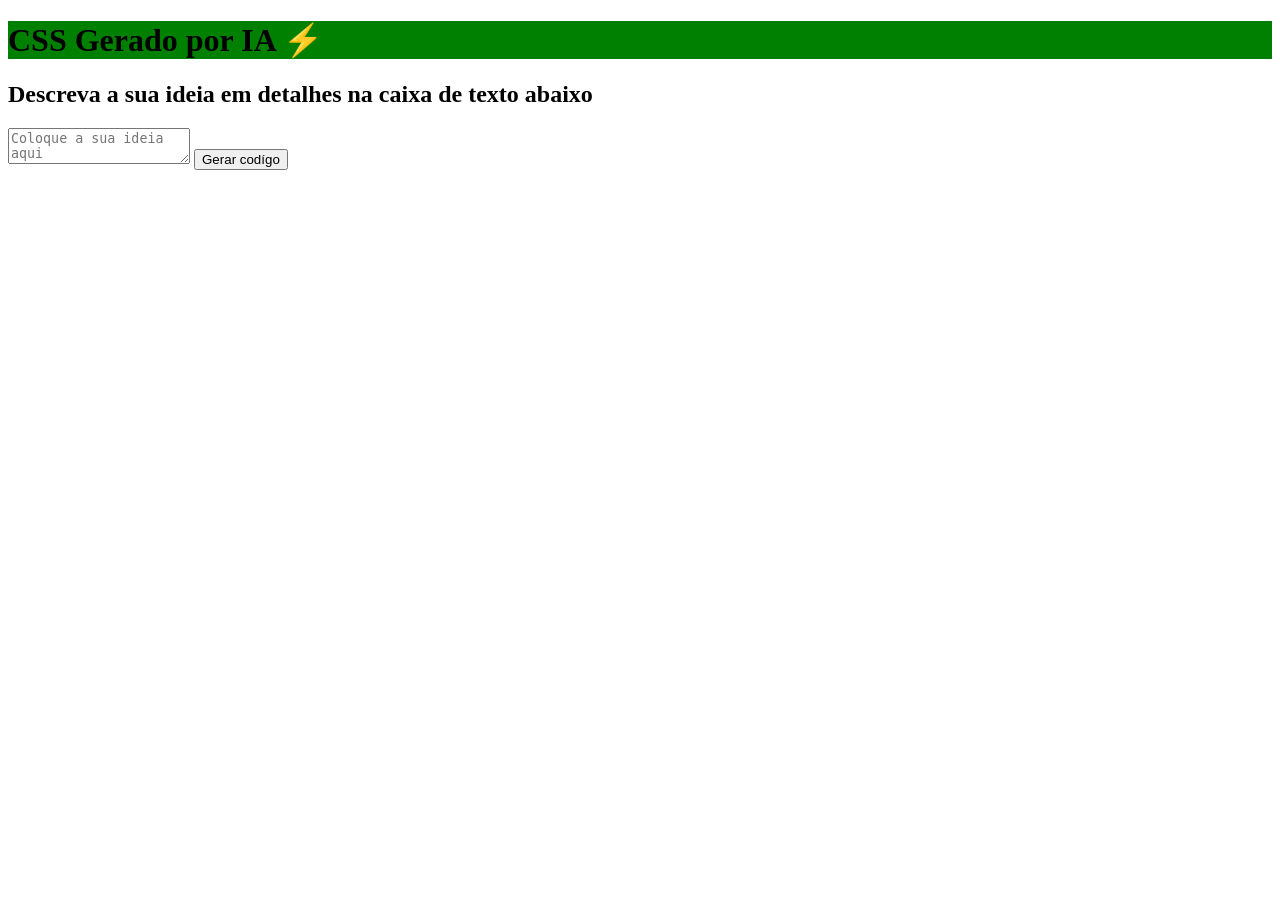
<file: devclub/projetos/projeto do gerador CSS/index.html>
<!DOCTYPE html>
<html lang="pt-br">
<head>
    <meta charset="UTF-8">
    <meta name="viewport" content="width=device-width, initial-scale=1.0">
    <link rel="stylesheet" href="styles.css">
    <title>Css gerado por IA  </title>
</head>
<body>
    <h1>CSS Gerado por IA ⚡</h1>
    <h2>Descreva a sua ideia em detalhes na caixa de texto abaixo</h2>
    <textarea placeholder="Coloque a sua ideia aqui"></textarea>
    <button>Gerar codígo</button>

</body>
</html>
</file>
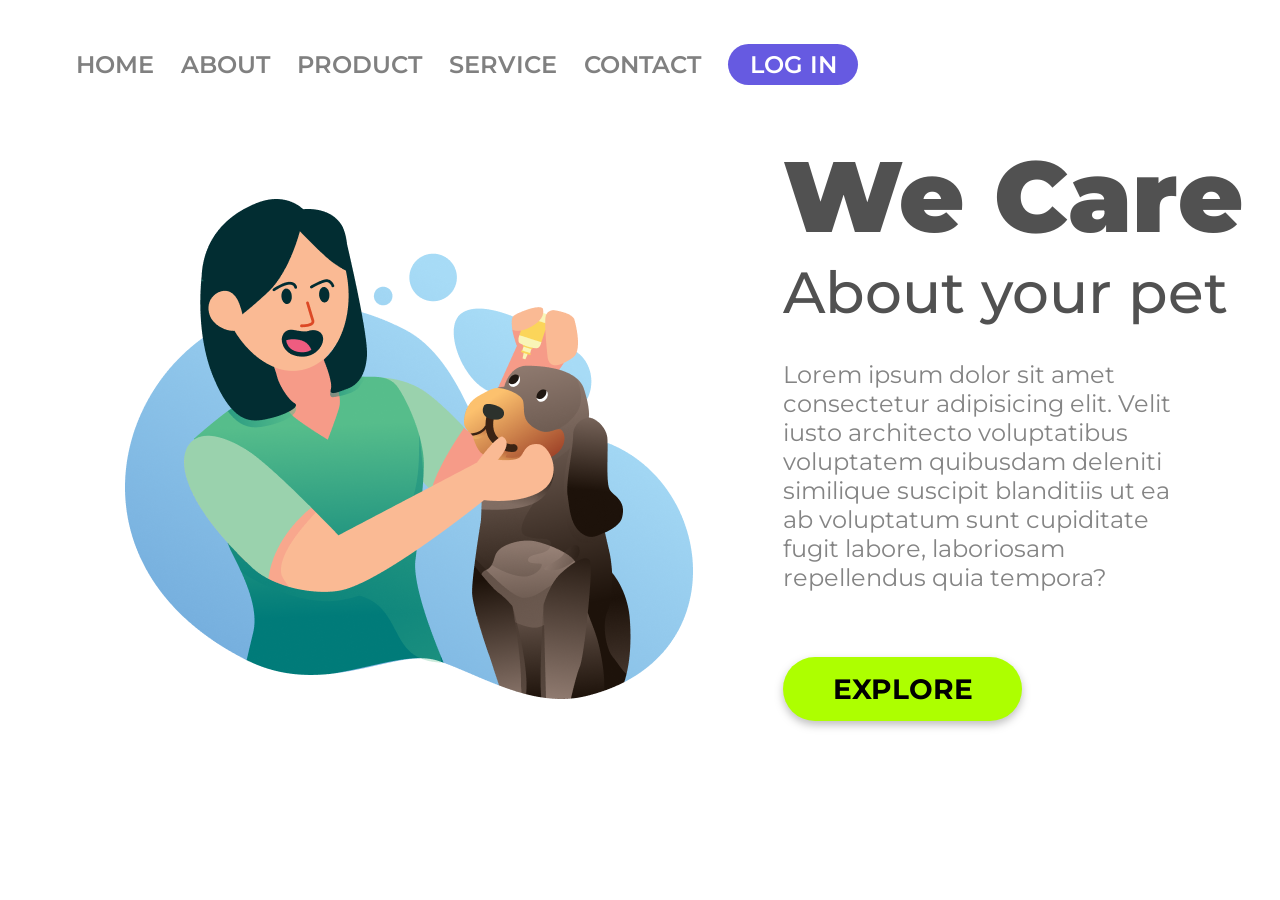
<file: devclub/projetos/estudos/Projeto/Básico/We care/index.html>
<!DOCTYPE html>
<html lang="pt-br">
    <head>
        <meta charset="UTF-8">
        <meta name="viewport" content="width=device-width, initial-scale=1.0">
        <title>We care</title>
        <link rel="stylesheet" href="styles.css">
        <link rel="preconnect" href="https://fonts.googleapis.com">
        <link rel="preconnect" href="https://fonts.gstatic.com" crossorigin>
        <link href="https://fonts.googleapis.com/css2?family=Montserrat:ital,wght@0,100..900;1,100..900&display=swap" rel="stylesheet">
    </head>

<body>
  <header> 
        <a class= "link-header">HOME</a>
        <a class="link-header">ABOUT</a>
        <a class="link-header">PRODUCT</a>
        <a class="link-header">SERVICE</a>
        <a class="link-header">CONTACT</a>
        <button class="button-header">LOG IN</button>
  </header>

<main>
    <img src="./img/we-care.png" alt="We-care" class="logo-image">
  <div>
    <h1>We Care</h1>
    <h2>About your pet</h2>
    <p>Lorem ipsum dolor sit amet consectetur adipisicing elit. Velit iusto architecto voluptatibus voluptatem quibusdam deleniti similique suscipit blanditiis ut ea ab voluptatum sunt cupiditate fugit labore, laboriosam repellendus quia tempora?</p>
    <button class="button-explore">EXPLORE</button>
  </div>
 </main>
</body>

</html>
</file>
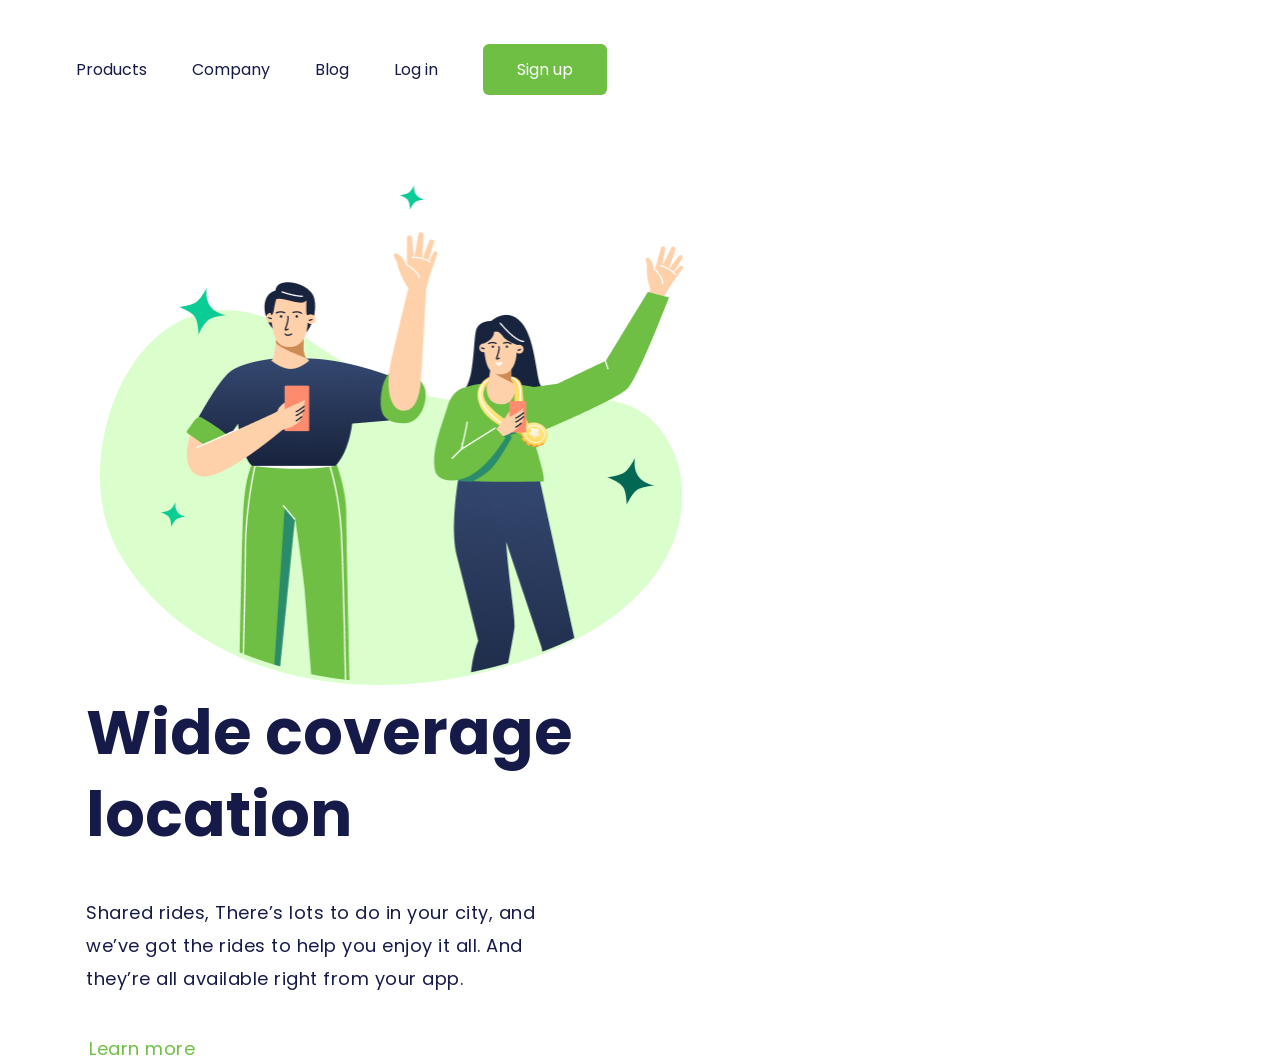
<file: devclub/projetos/estudos/Projeto/Básico/Wide coverage/index.html>
<!DOCTYPE html>
<html lang="pt-br">
<head>
    <meta charset="UTF-8">
    <meta name="viewport" content="width=device-width, initial-scale=1.0">
    <title>Wide coverage location</title>
    <link rel="stylesheet" href="./styles.css">
    <link rel="preconnect" href="https://fonts.googleapis.com">
    <link rel="preconnect" href="https://fonts.gstatic.com" crossorigin>
    <link href="https://fonts.googleapis.com/css2?family=Poppins:ital,wght@0,100;0,200;0,300;0,400;0,500;0,600;0,700;0,800;0,900;1,100;1,200;1,300;1,400;1,500;1,600;1,700;1,800;1,900&display=swap" rel="stylesheet">
</head>
<body>
 
<header>
    <a class="link-header">Products</a>
    <a class="link-header">Company</a>
    <a class="link-header">Blog</a>
    <a class="link-header">Log in</a>
    <button class="button-signup">Sign up</button>
</header>
   
    <img class="logo-img" src="./img/(Positive) Congratulation You get 40 point for your ride.png" alt="logo-img">
   <div>
    <h1>Wide coverage location</h1>
    <h2>Shared rides, There’s lots to do in your city, and we’ve got the rides to help you enjoy it all. And they’re all available right from your app.</h2>
    <button class="button-learn">Learn more</button>
   </div>


    
</body>
</html>
</file>
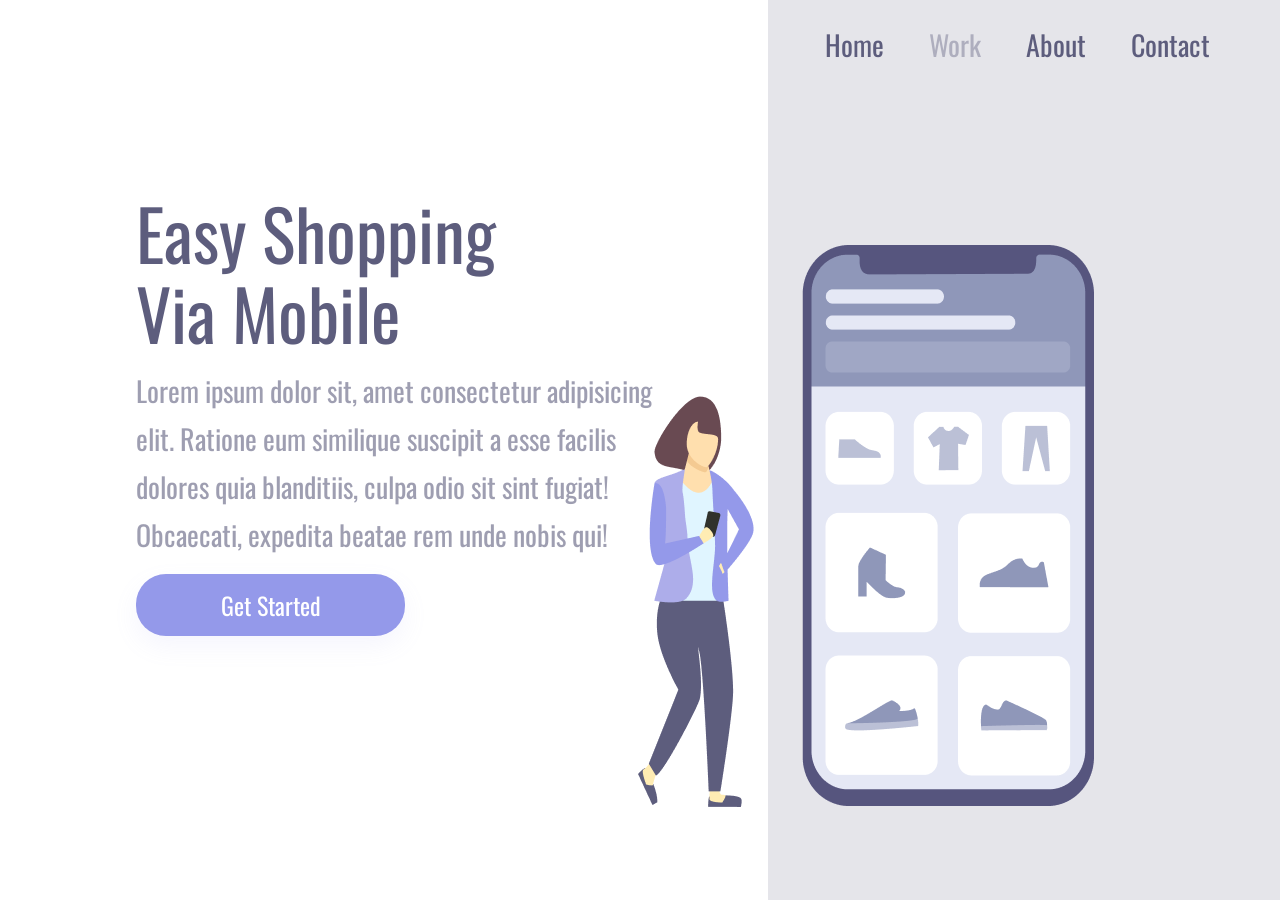
<file: devclub/projetos/estudos/Projeto/Intermediário/Easy shopping/index.html>
<!DOCTYPE html>
<html lang="en">
<head>
    <meta charset="UTF-8">
    <meta name="viewport" content="width=device-width, initial-scale=1.0">
    <link rel="stylesheet" href="./styles.css">
    <link rel="preconnect" href="https://fonts.googleapis.com">
    <link rel="preconnect" href="https://fonts.gstatic.com" crossorigin>
    <link href="https://fonts.googleapis.com/css2?family=Oswald:wght@200..700&display=swap" rel="stylesheet">
    <title>Easy Shopping</title>
</head>
<body>
    <div class="container">
    <section class="container-left">
        <h1>Easy Shopping Via Mobile</h1>
        <p>Lorem ipsum dolor sit, amet consectetur adipisicing elit. Ratione eum similique suscipit a esse facilis dolores quia blanditiis, culpa odio sit sint fugiat! Obcaecati, expedita beatae rem unde nobis qui!</p>
        <button>Get Started</button>
    </section>
     
    <section class="container-right">
        <header>
        <a>Home</a>
        <a>Work</a>
        <a>About</a>
        <a>Contact</a>
        </header>
    <img src="./assets/Illustration-3-3.png"  alt="girl-cellphone" >
    </section>
    </div>
    

</body>
</html>
</file>
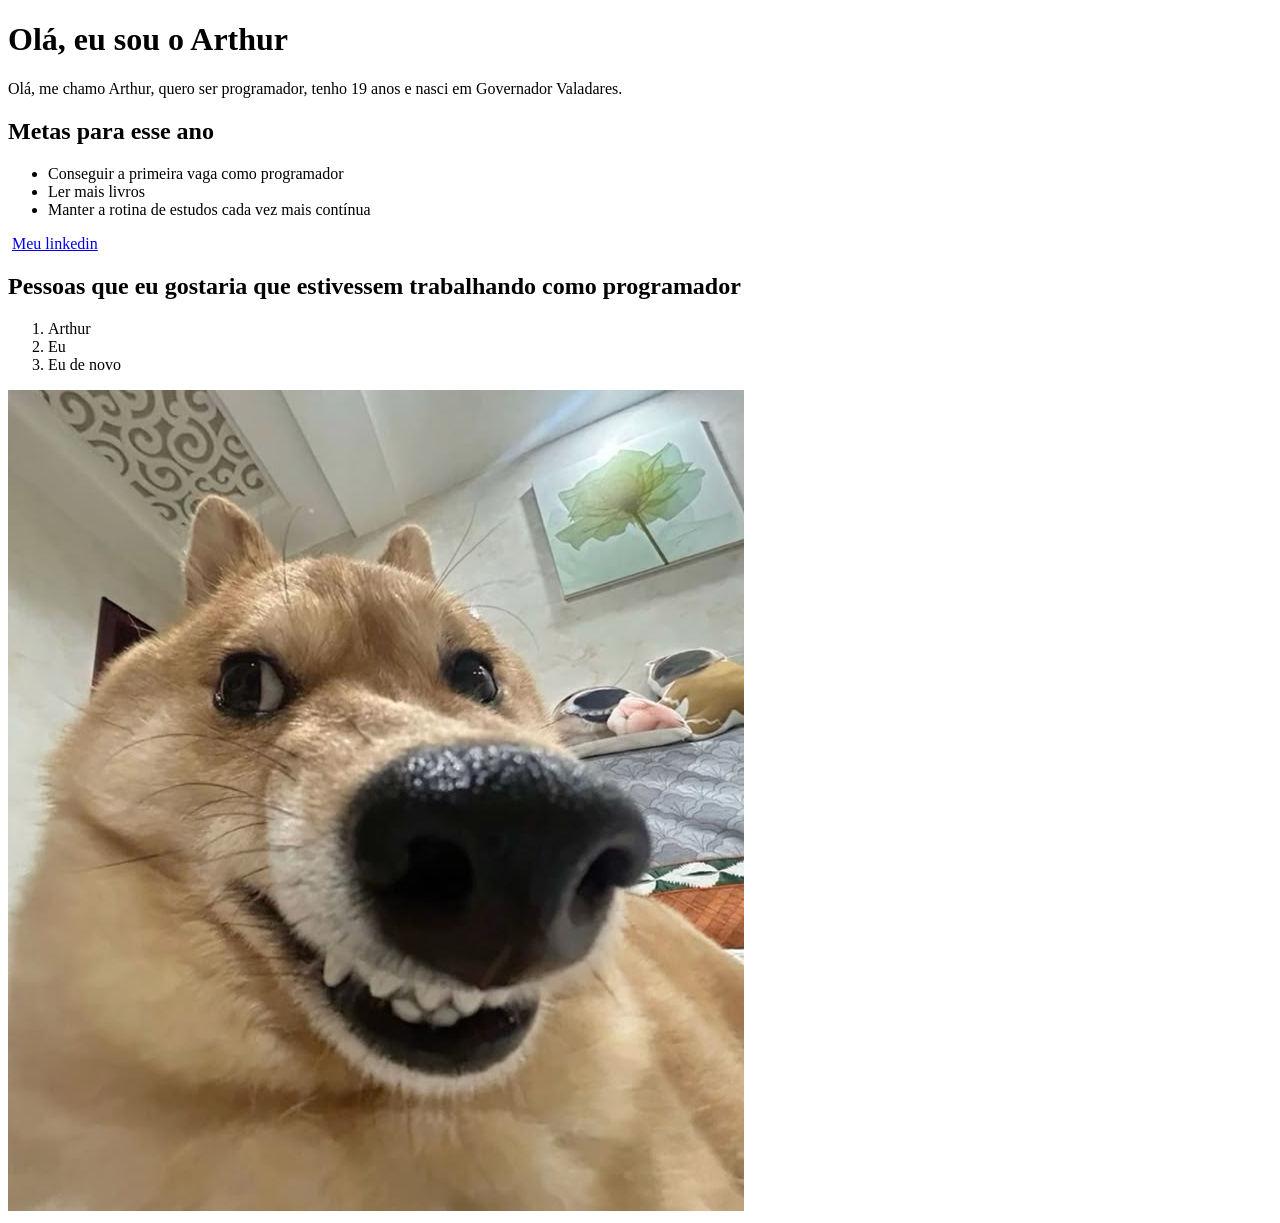
<file: devclub/projetos/desafio 1/Minha história e metas.html>
<!DOCTYPE html>
<html lang="pt-br"></html>
<head>
    <meta charset="UTF-8">
    <meta name="viewport" content="width=device-width, initial-scale=1.0">
    <title>Minha história e metas</title>
</head>

    <body>
        <h1>Olá, eu sou o Arthur</h1>
        <p>Olá, me chamo Arthur, quero ser programador, tenho 19 anos e nasci em Governador Valadares.</p>

        <h2>Metas para esse ano</h2>
        
        <ul>      
          <li>Conseguir a primeira vaga como programador</li>
          <li>Ler mais livros</li>
          <li>Manter a rotina de estudos cada vez mais contínua</li>
       </ul>  
        <img>
    
        <a href="https://www.linkedin.com/in/arthur-lacerda-153b52267/" target="_blank">Meu linkedin</a>

        <h2>Pessoas que eu gostaria que estivessem trabalhando como programador</h2>
        
        <ol>        
          <li>Arthur</li>
          <li>Eu</li>
          <li>Eu de novo</li>
        </ol>
          
        <img src="./cachorro sorrindo.jpg" alt="cachorro sorrindo">  


    </body>

    </html>
</file>
<file: devclub/projetos/projeto do gerador CSS/styles.css>
h1{
    color: black;
    background-color: green
    ;
}
</file>
<file: devclub/projetos/estudos/Projeto/Básico/We care/styles.css>
*{
    font-family: 'Montserrat', sans-serif;
    margin: 0;
    padding: 0;
    box-sizing: border-box;
}

header{ 
     margin: 44px 0 50px 76px;
   
}

.link-header{
    color: gray;
    font-weight: 600;
    font-size: 24px;
    line-height: 29px;
    margin-right: 23px;
    cursor: pointer;
}

.button-header{
    width: 130px;
    height: 41px;
    border-radius: 20.5px;
    background: #665AE1;
    font-weight: 600;
    color: #FFFFFF;
    font-size: 24px;
    border: none;
    line-height: 29px;
    cursor: pointer;
}

.logo-image {
    width: 568px;
    height: 500px;
    margin-left: 125px;
    display: inline-block;
}

div{
   display: inline-block;
   margin-left: 86px;
}

h1{
   color:#515151;
   font-weight: 900;
   font-size: 100px;
   line-height: 122px;
}

h2{
   color:#515151;
   font-weight:500;
   font-size: 58px;
   line-height: 71px;
}

p{
    color:#848484;
    font-weight: 400;   
    font-size: 24px;
    line-height: 29px;
    width: 400px;
    margin-top: 32px;
    margin-bottom: 65px;
    
}

.button-explore{
    background: #adff00;
    border-radius: 50px;
    Width: 239px;
    height: 64px;
    font-weight: 700;
    font-size: 28px;
    line-height: 34px;
    border: 0;
    cursor: pointer;
    filter: drop-shadow(0px 4px 4px rgba(0, 0, 0, 0.25));
    color: #000000;
    
}
</file>
<file: devclub/projetos/estudos/Projeto/Básico/Wide coverage/styles.css>
*{ 
 font-family: 'Poppins', sans-serif;
 margin: 0;
 padding:0;
 box-sizing:border-box;
}

header{
    margin: 44px 0 90px 76px;
    
}


.link-header{
   font-weight: 400;
   margin-right: 41px;
   color:#161A49;
   cursor: pointer;
}

.button-signup{
  background: #6FBF44;
  color: #FFFFFF;
  border-radius: 6px;
  border: none;
  width: 124px;
  height: 51px;
  font-weight: 500px;
  cursor: pointer;
  font-size: 16px;
}

img{
    margin-left: 100px;
    display: inline-block;
    width: 595.18px;
    height: 500px;
}

div{
   display: inline-block;
   margin-left: 86px;
}

h1{
 color: #161A49;
 font-weight: 700;
 font-size: 62px;
 width: 582px;
 margin-bottom: 40px;
 line-height: 82px;
 display: inline-block;
}

h2{
 font-size: 18px;
 color:#161A49;
 width: 493px;
 height: 99px;
 font-weight: 400;
 font-size: 18px;
 margin-bottom: 40px;
 letter-spacing: 0.5px;
 line-height: 33px;
}

.button-learn{
   background: transparent;
   color: #6FBF44;
   border: none;
   font-weight: 400px;
   font-size: 18px;
   letter-spacing: 0.5px;
   cursor: pointer;
   width: 112px;
   height: 27px;

}

@media screen and (max-width: 900px){

   *{
      padding: 0;
      margin: 0;
      position: relative;
      


   }

   a{
      display:none;
   }

   a:nth-child(5){
      display: relative;
      
   }



      


 

   

   .button-signup{
   margin-left: 370px;
   bottom: 25px;
   width: 120px;
   height: 40px;
   font-size: 12;
   font-weight: 500;




   }


   h1{
      font-weight: 700;
      font-size: 30px;
      line-height: 30px;
      width: 270px;
      height: auto;
      text-align: center;  
      margin-left: 70px;

   }

   h2{
      font-weight: 400;
      font-size: 18px;
      line-height: 33px;
      height: auto;
      width: 250px;
      text-align: center;
      margin-left: 85px;



   }

   .button-learn{
   margin-left: 150px;
   }

   img{
    padding: 50px;
    margin: 0;
   

   
    
   }

   body{
      display: flex;
      flex-direction: column;
   }

   .logo-img {
        order: 2;
        margin-top: 60px;
    }

   div {
        order: 1;
    }



   





}
</file>
<file: devclub/projetos/estudos/Projeto/Intermediário/Easy shopping/styles.css>
*{
   font-family: "Oswald", sans-serif;
   margin: 0;
   padding: 0;
   box-sizing: border-box;
   font-weight: 400;
}

.container{

   height: 100vh;
   width: 100vw;
   
}

.container-left{
   display:inline-block;
   width: 60%;
   margin-top: 15%;
   padding-left: 136px;

}

.container-right{
   display:inline-block;
   background-color: rgba(93,93,125,0.16);
   height: 100vh;
   width: 40%;
   position: absolute;
}

img{
   position: relative;
   top: 20%;
   right: 130px;

}

h1{
   font-size: 70px;
   line-height: 80px;
   font-weight: 400;
   color: #5D5D7D;
   width: 368px;
   height: 160px;
      
}

p{
   font-weight: 400;
   font-size: 28px;
   line-height: 48px;
   color: rgba(93, 93, 125, 0.6);
   margin: 15px 0;
   width: 540px;
   
}

button{
  height: 62px;
  width: 269px;
  font-weight: 400;
  font-size: 24px;
  color: #FFFFFF;
  border: none;
  background-color: #9499EA;
  box-shadow: 0px 10px 24px 0px #9499EA19;
  text-align: center;
  border-radius: 30px;
  cursor: pointer;
}  

button:hover{
   opacity: 0.8;
}

button:active{
   opacity: 0.5;
}

a{
  font-weight: 400;
  font-size: 28px;
  color: rgba(93, 93, 125, 1);
  margin-right: 41px;
  cursor: pointer;
}

a:nth-child(2){
   opacity: 0.4;
}

a:hover{
   opacity: 0.8;
}

a:active{
   opacity: 0.4;
}

header{
   margin: 24px 0 0 57px;
}

@media screen and (max-width: 900px){
    .container-left{
      width: 100%;
      height: 50%;
      padding: 0;
      margin: 0;
      display:block
   }

   .container-right{
      width: 100%;
      height: auto;
      display:block;
      position: static;
      padding: 40px;
   }


   img{
      position:static;
      max-width: 90%;  
   }
    
  header{
      display: none;
  }

  h1{
   font-size: 36px;
   line-height: 52px;
   width: auto;
   height: auto;
   margin: 58px 50px 0 50px
  }

 p{
  margin: 15px 40px;
  width: auto;
  text-align: center;
  font-size: 14px;
  line-height: 24px;
 }

 button{
   display:block;
   margin: 0 auto;
 }
























   }
</file>
